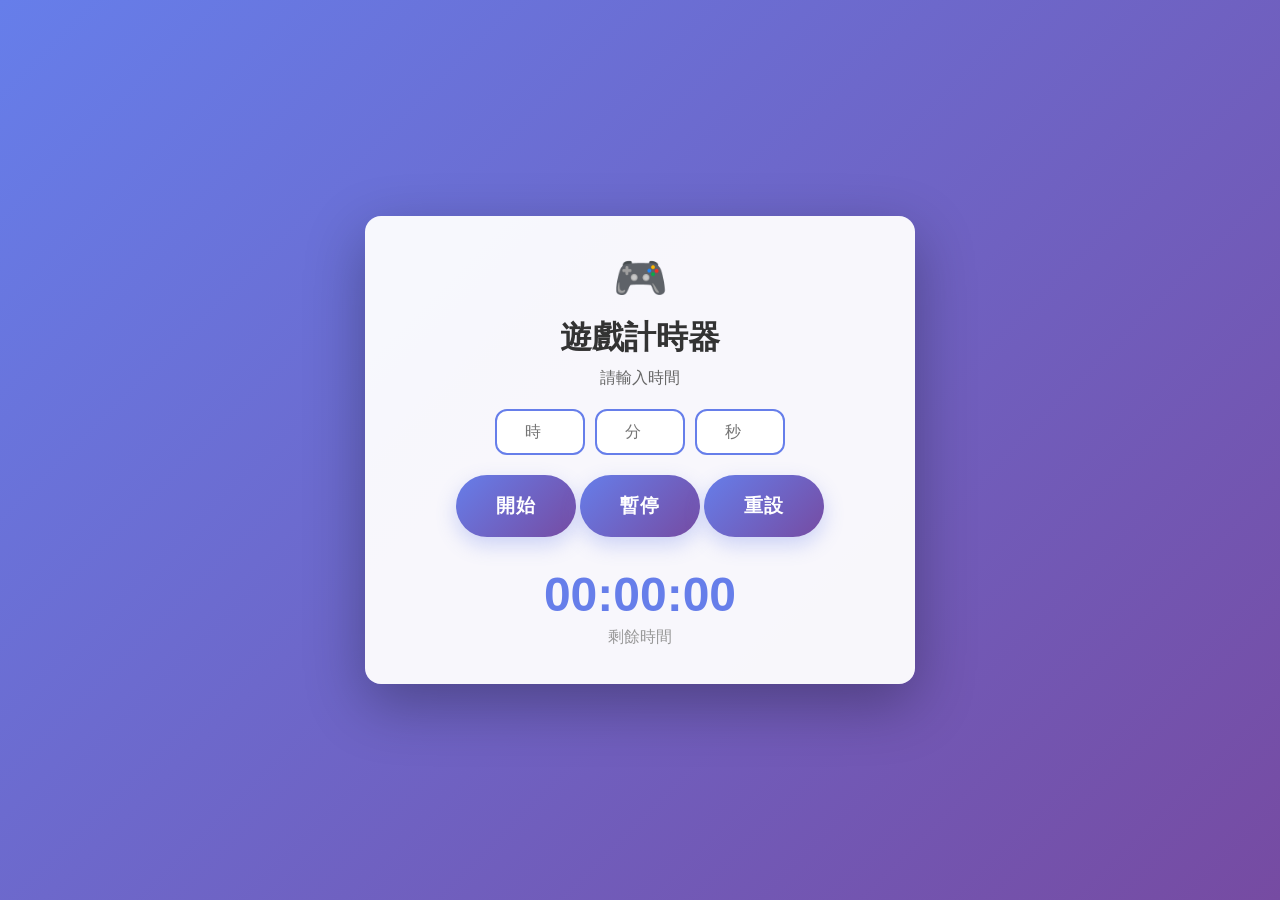
<file: 個人網站/index.html>
<!DOCTYPE html>
<html lang="zh-TW">
<head>
<meta charset="UTF-8">
<meta name="viewport" content="width=device-width, initial-scale=1.0">
<title>遊戲計時器</title>
<link rel="icon" href="data:image/svg+xml,<svg xmlns=%22http://www.w3.org/2000/svg%22 viewBox=%220 0 100 100%22><text y=%22.9em%22 font-size=%2290%22>🎮</text></svg>">
<link rel="stylesheet" href="css/html.css">

<style>
*{
    margin:0;
    padding:0;
    box-sizing:border-box;
}

body{
    font-family:-apple-system,BlinkMacSystemFont,'Segoe UI',sans-serif;
    background:linear-gradient(135deg,#667eea 0%,#764ba2 100%);
    min-height:100vh;
    display:flex;
    justify-content:center;
    align-items:center;
}

.container{
    background:rgba(255,255,255,0.95);
    padding:36px 40px;
    border-radius:16px;
    text-align:center;
    box-shadow:0 20px 60px rgba(0,0,0,0.3);
    width:90%;
    max-width:550px;
}

.icon{
    font-size:44px;
    margin-bottom:12px;
}

h1{
    color:#333;
    margin-bottom:8px;
}

p{
    color:#666;
    margin-bottom:20px;
}

.time-inputs{
    display:flex;
    justify-content:center;
    gap:10px;
    margin-bottom:20px;
}

.time-inputs input{
    width:90px;
    padding:12px;
    border:2px solid #667eea;
    border-radius:12px;
    text-align:center;
    font-size:16px;
}

button {
    background: linear-gradient(135deg, #667eea 0%, #764ba2 100%);
    color: white;
    border: none;
    padding: 18px 40px;
    font-size: 1.2em;
    border-radius: 50px;
    cursor: pointer;
    transition: all 0.4s cubic-bezier(
        0.175, 0.885, 0.32, 1.275
    );
    box-shadow: 0 8px 20px rgba(
        102, 126, 234, 0.3
    );
    font-weight: 600;
    letter-spacing: 1px;
    position: relative;
    overflow: hidden;
}

button::before {
    content: '';
    position: absolute;
    top: 0;
    left: -100%;
    width: 100%;
    height: 100%;
    background: linear-gradient(
        90deg,
        transparent,
        rgba(255,255,255,0.2),
        transparent
    );
    transition: left 0.6s;
}

button:hover {
    transform: translateY(-5px);
    box-shadow: 0 12px 25px rgba(
        102, 126, 234, 0.4
    );
}

button:hover::before {
    left: 100%;
}

button:hover{
    transform:translateY(-3px);
    box-shadow:0 12px 25px rgba(102,126,234,0.4);
}

.countdown-box{
    margin-top:30px;
}

.countdown-number{
    font-size:48px;
    font-weight:bold;
    color:#667eea;
}

.countdown-text{
    color:#999;
    margin-top:5px;
}
</style>
</head>

<body>

<div class="container">

    <div class="icon">🎮</div>

    <h1>遊戲計時器</h1>

    <p>請輸入時間</p>

    <div class="time-inputs">
        <input type="number" id="hoursInput" placeholder="時">
        <input type="number" id="minutesInput" placeholder="分">
        <input type="number" id="secondsInput" placeholder="秒">
    </div>

    <div class="buttons">
        <button onclick="startTimer()">開始</button>

        <button id="pauseBtn" onclick="pauseTimer()">
            暫停
        </button>

        <button onclick="resetTimer()">重設</button>
    </div>

    <div class="countdown-box">
        <div class="countdown-number" id="countdown">
            00:00:00
        </div>

        <div class="countdown-text">
            剩餘時間
        </div>
    </div>

</div>

<script>
let totalSeconds = 0;
let timer = null;
let isPaused = false;

function updateDisplay() {

    let hours = Math.floor(totalSeconds / 3600);
    let minutes = Math.floor((totalSeconds % 3600) / 60);
    let seconds = totalSeconds % 60;

    document.getElementById("countdown").innerText =
        String(hours).padStart(2, "0") + ":" +
        String(minutes).padStart(2, "0") + ":" +
        String(seconds).padStart(2, "0");
}

function countdown() {

    totalSeconds--;

    updateDisplay();

    if (totalSeconds <= 0) {

        clearInterval(timer);

        totalSeconds = 0;

        updateDisplay();

        const sound = new Audio("time_end.wav");

        sound.play();

        sound.onended = function() {
            setTimeout(() => {
                window.location.href = "time_end.html";
            }, 1000);
        };
    }
}

function startTimer() {

    if (isPaused && totalSeconds > 0) {

        isPaused = false;

        timer = setInterval(countdown, 1000);

        return;
    }

    let hours =
        parseInt(document.getElementById("hoursInput").value) || 0;

    let minutes =
        parseInt(document.getElementById("minutesInput").value) || 0;

    let seconds =
        parseInt(document.getElementById("secondsInput").value) || 0;

    totalSeconds =
        hours * 3600 +
        minutes * 60 +
        seconds;

    if (totalSeconds <= 0) {

        alert("請輸入時間！");
        return;
    }

    clearInterval(timer);

    isPaused = false;

    updateDisplay();

    timer = setInterval(countdown, 1000);
}

function pauseTimer() {

    if (timer !== null) {

        clearInterval(timer);

        timer = null;

        isPaused = true;
    }
}

function resetTimer() {

    clearInterval(timer);

    timer = null;

    totalSeconds = 0;

    isPaused = false;

    document.getElementById("hoursInput").value = "";
    document.getElementById("minutesInput").value = "";
    document.getElementById("secondsInput").value = "";

    document.getElementById("countdown").innerText =
        "00:00:00";
}
</script>

</body>
</html>
</file>
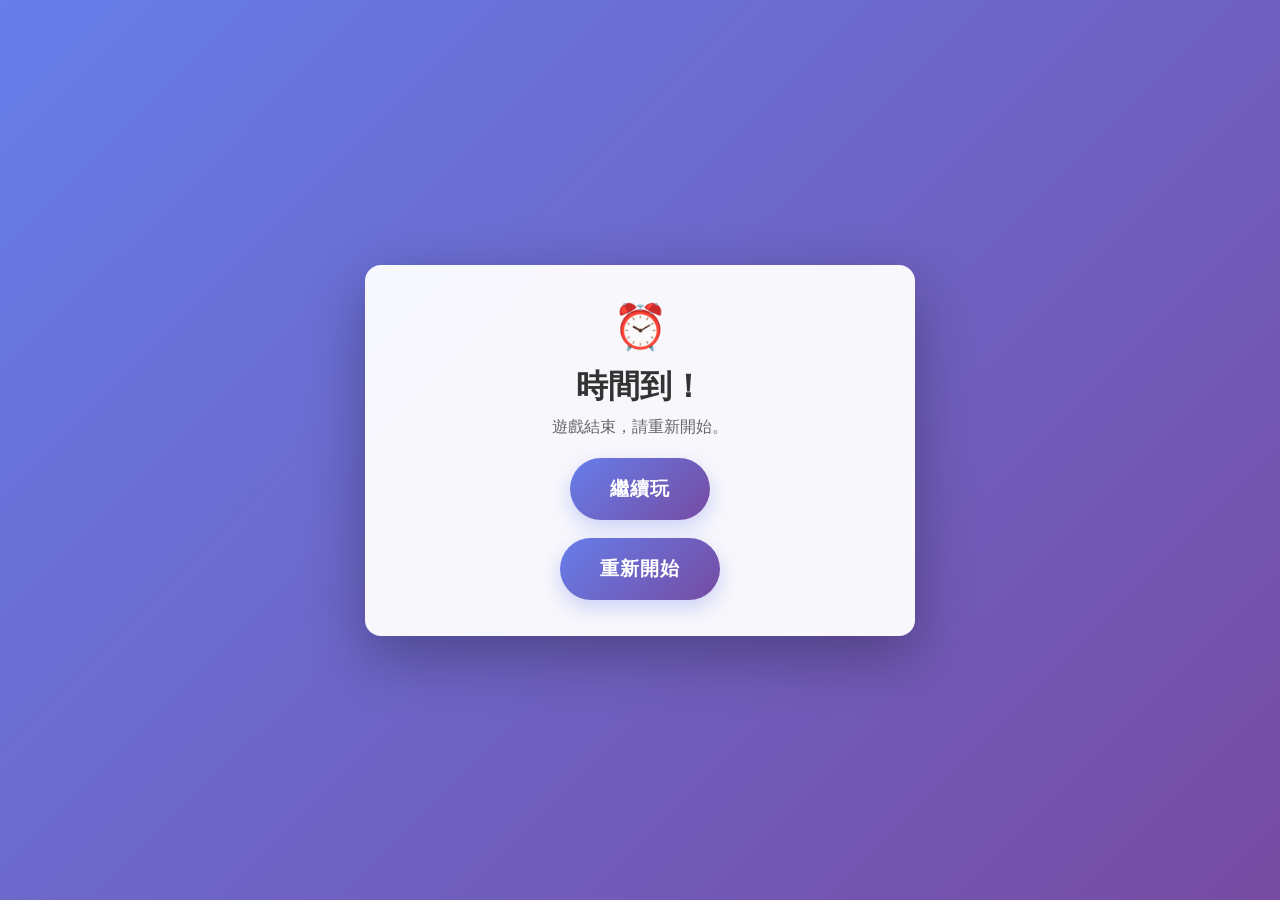
<file: 個人網站/time_end.html>
<!DOCTYPE html>
<html lang="en">
<head>
    <meta charset="UTF-8">
    <meta name="viewport" content="width=device-width, initial-scale=1.0">
    <title>時間到</title>
    <link rel="icon" href="data:image/svg+xml,<svg xmlns=%22http://www.w3.org/2000/svg%22 viewBox=%220 0 100 100%22><text y=%22.9em%22 font-size=%2290%22>🎮</text></svg>">
    <link rel="stylesheet" href="css/html.css">
</head>
<body>
    <div class="container">
        <div class="icon">⏰</div>
        <h1>時間到！</h1>
        <p>遊戲結束，請重新開始。</p>
        <button onclick="HackerAttack()">繼續玩</button>
        <br>
        <br>
        <button id="restartBtn" onclick="window.location.href='index.html'">重新開始</button>
    </div>
</body>
<script>
    function HackerAttack() {

        let sound = new Audio("sound.wav");
        sound.play();

        var n = 100;
        for (var i = 1; i <= n; i++) {
            setTimeout(() => {
                let box = document.createElement("div")
                box.innerText = "⚠️系統警告⚠️";   
                document.body.appendChild(box); 
                box.className = "fake-alert";

                box.offsetWidth; // 觸發重繪，確保動畫能夠重新開始

                box.style.left = (Math.random() * 100) + "%";
                box.style.top = (Math.random() * 100) + "%";
                box.style.opacity = "1";
                box.style.transform = `scale(${Math.random() + 0.5}) rotate(${Math.random() * 60 - 30}deg)`;


            }, i * 20)
        }
         


    }
</script>
</html>
</file>
<file: 個人網站/css/html.css>
*{
    margin:0;
    padding:0;
    box-sizing:border-box;
}

body{
    font-family:-apple-system,BlinkMacSystemFont,'Segoe UI',sans-serif;
    background:linear-gradient(135deg,#667eea 0%,#764ba2 100%);
    min-height:100vh;
    display:flex;
    justify-content:center;
    align-items:center;
}

.container{
    background:rgba(255,255,255,0.95);
    padding:36px 40px;
    border-radius:16px;
    text-align:center;
    box-shadow:0 20px 60px rgba(0,0,0,0.3);
    width:90%;
    max-width:550px;
}

.icon{
    font-size:44px;
    margin-bottom:12px;
}

h1{
    color:#333;
    margin-bottom:8px;
}

p{
    color:#666;
    margin-bottom:20px;
}

.time-inputs{
    display:flex;
    justify-content:center;
    gap:10px;
    margin-bottom:20px;
}

.time-inputs input{
    width:90px;
    padding:12px;
    border:2px solid #667eea;
    border-radius:12px;
    text-align:center;
    font-size:16px;
}

button {
    background: linear-gradient(135deg, #667eea 0%, #764ba2 100%);
    color: white;
    border: none;
    padding: 18px 40px;
    font-size: 1.2em;
    border-radius: 50px;
    cursor: pointer;
    transition: all 0.4s cubic-bezier(
        0.175, 0.885, 0.32, 1.275
    );
    box-shadow: 0 8px 20px rgba(
        102, 126, 234, 0.3
    );
    font-weight: 600;
    letter-spacing: 1px;
    position: relative;
    overflow: hidden;
}

button::before {
    content: '';
    position: absolute;
    top: 0;
    left: -100%;
    width: 100%;
    height: 100%;
    background: linear-gradient(
        90deg,
        transparent,
        rgba(255,255,255,0.2),
        transparent
    );
    transition: left 0.6s;
}

button:hover {
    transform: translateY(-5px);
    box-shadow: 0 12px 25px rgba(
        102, 126, 234, 0.4
    );
}

button:hover::before {
    left: 100%;
}

button:hover{
    transform:translateY(-3px);
    box-shadow:0 12px 25px rgba(102,126,234,0.4);
}

.countdown-box{
    margin-top:30px;
}

.countdown-number{
    font-size:48px;
    font-weight:bold;
    color:#667eea;
}

.countdown-text{
    color:#999;
    margin-top:5px;
}
.fake-alert {
    background-color: rgb(18, 15, 15);
    color: red;
    position: fixed;
    top: 50px;
    left: 50%;
    border: 2px solid red;
    box-shadow: 0 0 25px #ff3333;
    padding:10px 20px;
    font-weight: bold;
    border-radius: 5px;
    transform: scale(0.1);
    opacity: 0;
    transition: all 0.5s;
}
</file>
